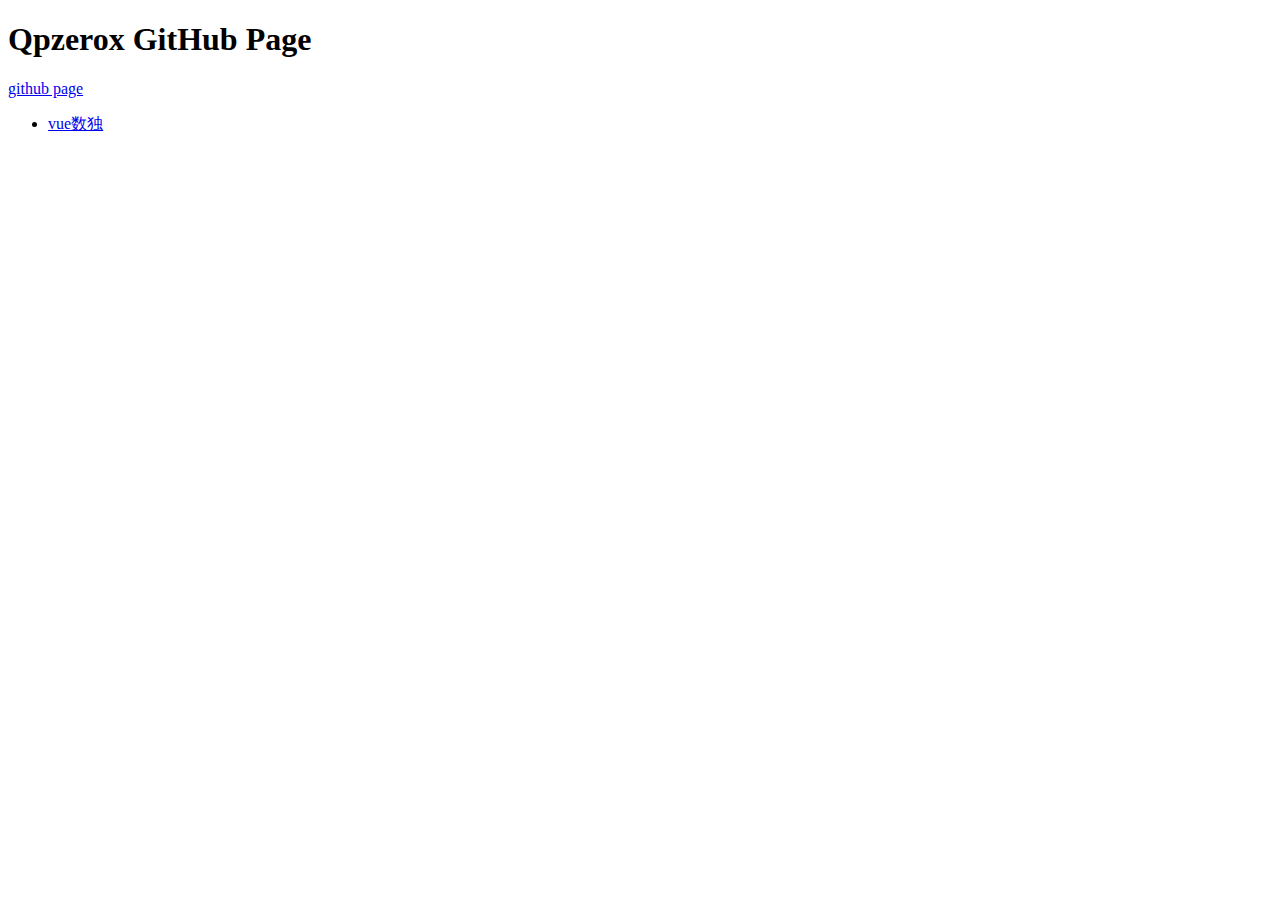
<file: index.html>
<!DOCTYPE html>
<html>
<body>
<h1>Qpzerox GitHub Page</h1>
<p><a href="https://github.com/qpzerox/qpzerox.github.io" taget="_blank">github page</a></p>
<ul>
	<li><a href="sudoku">vue数独</a></li>
</ul>
</body>
</html>
</file>
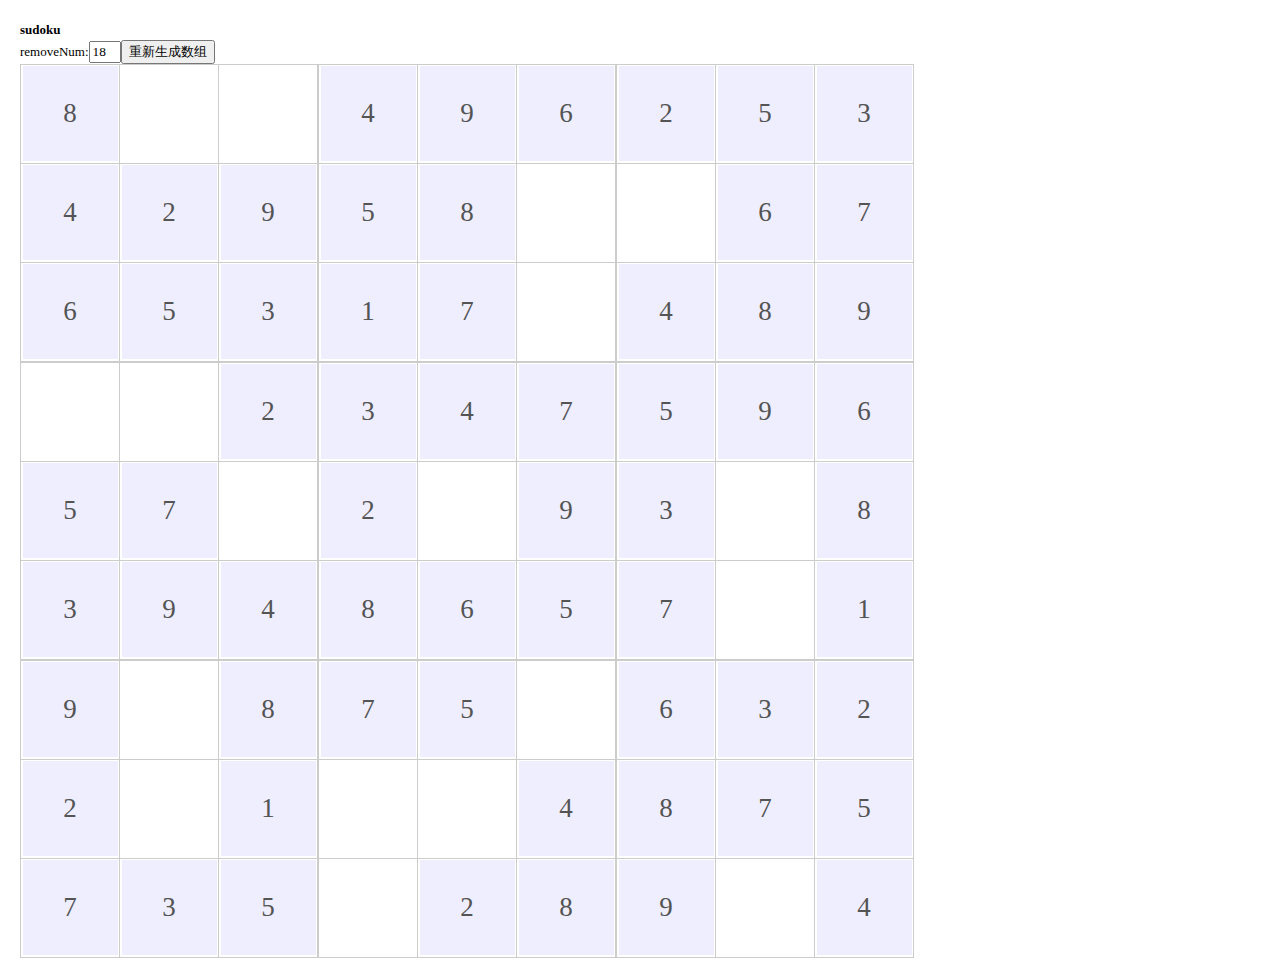
<file: sudoku/index.html>
<!DOCTYPE HTML>
<html lang="ja">
<head>
<meta charset="UTF-8">
<meta name="format-detection" content="telephone=no">
<meta http-equiv="X-UA-Compatible" content="IE=edge">
<meta name="description" content="">
<meta name="keywords" content="">
<title></title>
<link rel="stylesheet" type="text/css" href="css/common/layout.css">
<link rel="stylesheet" type="text/css" href="css/common/general.css">
<link rel="stylesheet" type="text/css" href="css/index.css">
<script src="js/head.js"></script>
<style>
	.wrapBox {
		padding: 20px;
	}
	.sudokuBox {
		width: 992px;
		display: flex;
		flex-wrap: wrap;
	}

	.sudokuBox div {
		margin: 0 -1px -1px 0;
		width: 100px;
		height: 100px;
		border: 1px solid #CCC;
		box-sizing: border-box;
		display: flex;
		align-items: center;
		justify-content: center;
	}
	.sudokuBox div input {
		margin: 0;
		padding: 0;
		border: none;
		width: 95px;
		height: 95px;
		text-align: center;
		font-size: 27px;
	}
	.sudokuBox div input:disabled {
		background: #eef;
	}
	.sudokuBox div input.error {
		background: red;
	}
	.sudokuBox div:nth-child(3n) {
		margin-right: 0;
	}
	.sudokuBox div:nth-child(27n) {
		margin-bottom: 0;
	}
</style>
</head>
<body>
<div id="container">
	<section id="main">
		<div class="wrapBox">
			<h2>sudoku</h2>
			<p>removeNum:<input type="text" v-model="hard" size="1"><button value="regenerate" @click="regenerate">重新生成数组</button></p>
			<div class="sudokuBox">
				<div v-for="cell in sudoList" v-bind:key="cell.id"><input :class="{error:cell.error}" :disabled="cell.disable" type="text" v-model="cell.num" maxlength="1" @input="validateNum(cell.id,cell.num)"></div>
			</div>
		</div>
	</section>
</div>
<script src="js/jquery.js"></script>
<script src="js/common.js"></script>
<script src="js/vue.js"></script>
<script src="js/lodash.min.js"></script>
<script>
	var vm = new Vue({
		el: '#container',
		data:{
			baseArr: [1,2,3,4,5,6,7,8,9],
			inputArr:[],
			hard:'18',
			sudoList: Array.apply(null,{length: 81}).map(function(curValue,index){
				return {
					id:index,
					num: '0',
					rowNum: Math.floor(index/9)+1,
					colNum: index%9+1,
					blockNum: 0,
					delArr:[],
					disable: true,
					error: false,
				};
			}),
		},
		created: function(){
			var start = new Date().getTime();
			var vm = this;
			this.sudoList.forEach(function(el,index){
				el.blockNum = vm.blockNum(el.rowNum,el.colNum);
			});
			this.generateSudo();
			this.removeNum();
			var end = new Date().getTime();
			console.log(end-start+'ms');
		},
		methods: {
			regenerate: function(){
				var vm = this;
				this.sudoList.forEach(function(el,index){
					el.num = 0;
					el.disable = true;
					el.error = false;
				});
				this.generateSudo();
				this.removeNum();
			},
			validateNum: function(id,value){  //验证数字
				if(!value.match(/[1-9]/g)){
					this.sudoList[id].num = '';
				}
				value = parseInt(value);
				if(value){
					if(this.selectableArr(id).indexOf(value) == -1){
						this.sudoList[id].error = true;
						this.inputArr = _.union(this.inputArr,[id]);  //添加数组并去重
					}else{
						this.sudoList[id].error = false;
						_.pull(this.inputArr,id);  //去除arr中和id相同的值
					}
				}else{
					this.sudoList[id].error = false;
					this.inputArr = _.union(this.inputArr,[id]);
				}
				//console.log(this.inputArr);
				if(this.inputArr.length==0){
					setTimeout(function(){
						alert('~恭喜完成数独~');
					},100);
				}
			},
			generateSudo: function(i){  //生成完整数独
				for(var i=0;i<this.sudoList.length;i++){
					if(this.sudoList[i].num == 0){
						this.sudoList[i].num = this.getNum(i);
						if(!this.sudoList[i].num){
							this.sudoList[i].num == 0;
							this.sudoList[i].delArr = [];
							i--;
							var backNum = this.sudoList[i].num;
							this.sudoList[i].num = 0;
							this.sudoList[i].delArr.push(backNum);
							i--;
						}
					}
				}
			},
			removeNum: function(){  //随机去掉数字
				var removeArr = _.sampleSize(this.sudoList,this.hard);  //随机取this.hard个值
				var vm = this;
				removeArr.forEach(function(value,i){
					vm.sudoList[value.id].num = '';
					vm.sudoList[value.id].disable = false;
					vm.inputArr.push(value.id);
				});
				//console.log(this.inputArr);
			},
			getNum: function(index){  //返回可输入的数字
				var getArr = this.selectableArr(index);
				if(getArr.length){
					var num = _.sample(getArr);  //随机取1个值
					return num;
				}else{
					return false;
				}
			},
			curRowArr: function(rowNum){  //返回当前行的数字数组
				var curRowArr = [];
				this.sudoList.forEach(function(el,index){
					if(el.num && el.rowNum == rowNum){
						curRowArr.push(el.num);
					}
				});
				curRowArr = _.uniq(curRowArr);  //去重
				//console.log(curRowArr);
				return curRowArr;
			},
			curColArr: function(colNum){  //返回当前列的数字数组
				var curColArr = [];
				this.sudoList.forEach(function(el,index){
					if(el.num && el.colNum == colNum){
						curColArr.push(el.num);
					}
				});
				curColArr = _.uniq(curColArr);
				//console.log(curColArr);
				return curColArr;
			},
			curBlockArr: function(blockNum){  //返回当前块的数字数组
				var curBlockArr = [];
				this.sudoList.forEach(function(el,index){
					if(el.num && el.blockNum == blockNum){
						curBlockArr.push(el.num);
					}
				});
				curBlockArr = _.uniq(curBlockArr);
				//console.log(curBlockArr);
				return curBlockArr;
			},
			selectableArr: function(index){  //返回当前位置可用的数字数组
				var row = this.sudoList[index].rowNum;
				var col = this.sudoList[index].colNum;
				var block = this.sudoList[index].blockNum;
				var delArr = this.sudoList[index].delArr;
				return _.difference(this.baseArr,this.curRowArr(row),this.curColArr(col),this.curBlockArr(block),delArr);  //排除
			},
			blockNum: function(rowNum,colNum){  //返回当前位置所属的块
				var num;
				this.sudoList.forEach(function(el,index){
					if(rowNum>6){
						if(colNum>6){
							num = 9;
						}else if(colNum>3){
							num = 8;
						}else{
							num = 7;
						}
					}else if(rowNum>3){
						if(colNum>6){
							num = 6;
						}else if(colNum>3){
							num = 5;
						}else{
							num = 4;
						}
					}else{
						if(colNum>6){
							num = 3;
						}else if(colNum>3){
							num = 2;
						}else{
							num = 1;
						}
					}
				});
				return num;
			}
		}
	});
</script>
</body>
</html>
</file>
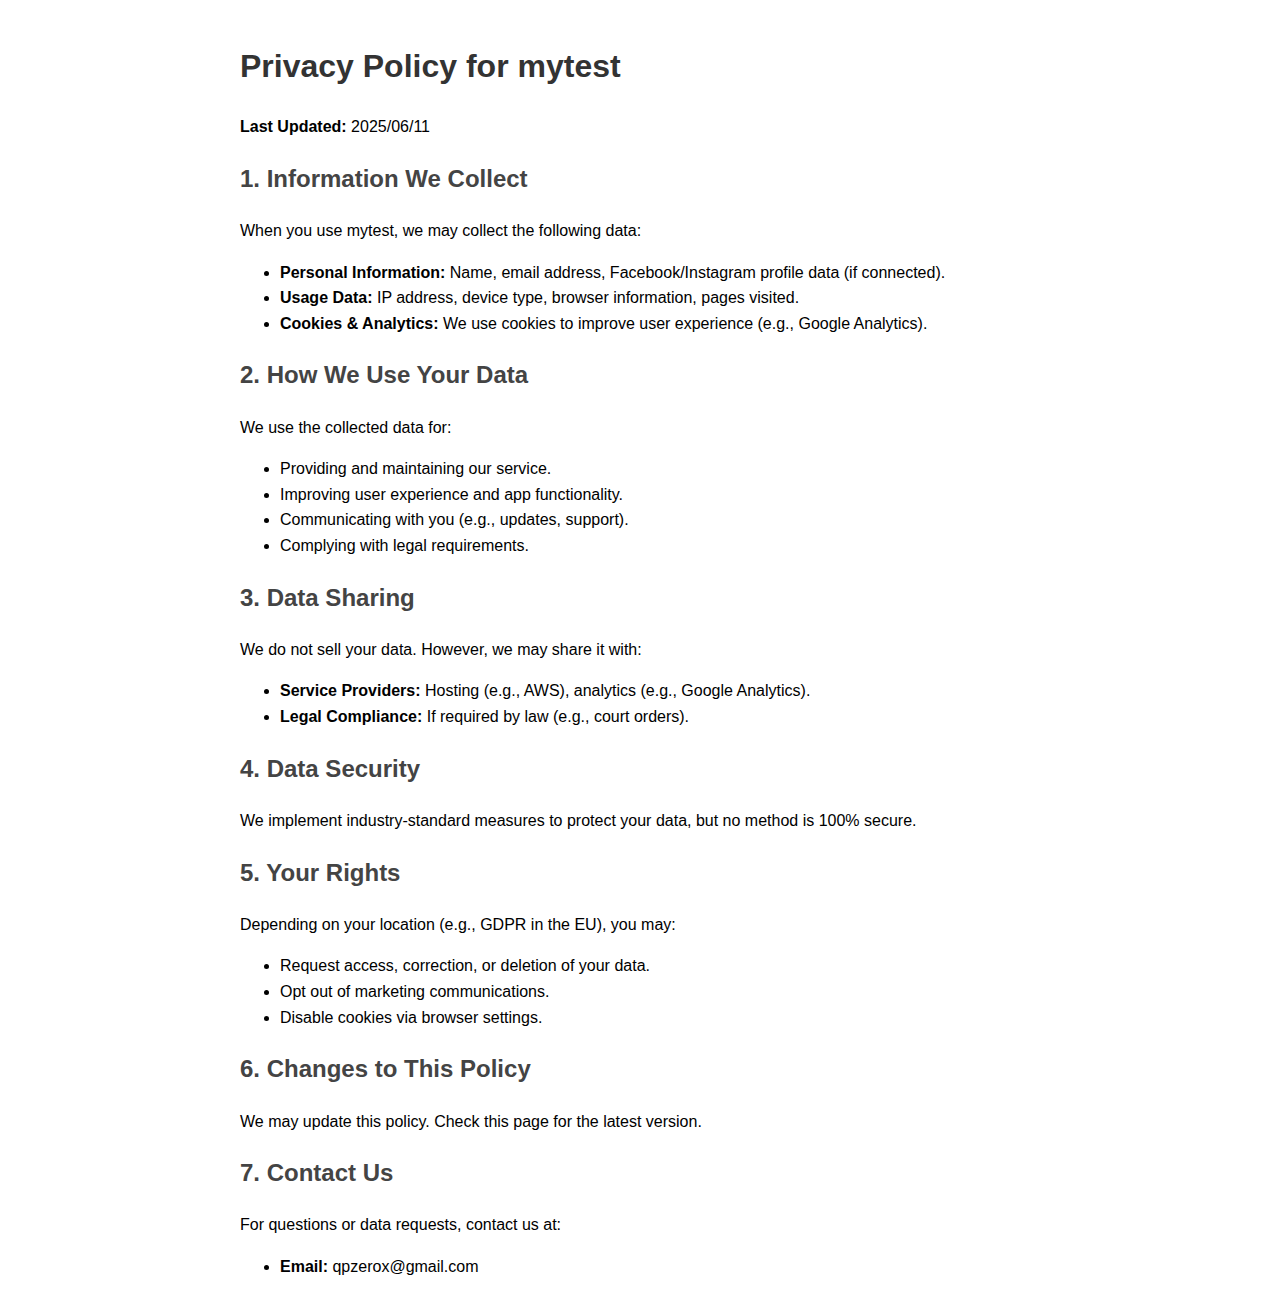
<file: privacy.html>
<!DOCTYPE html>
<html lang="en">
<head>
    <meta charset="UTF-8">
    <meta name="viewport" content="width=device-width, initial-scale=1.0">
    <title>Privacy Policy - mytest</title>
    <style>
        body { font-family: Arial, sans-serif; line-height: 1.6; max-width: 800px; margin: 0 auto; padding: 20px; }
        h1 { color: #333; }
        h2 { color: #444; margin-top: 20px; }
        p { margin-bottom: 15px; }
        ul { margin-bottom: 15px; }
    </style>
</head>
<body>
    <h1>Privacy Policy for mytest</h1>
    <p><strong>Last Updated:</strong> 2025/06/11</p>

    <h2>1. Information We Collect</h2>
    <p>When you use mytest, we may collect the following data:</p>
    <ul>
        <li><strong>Personal Information:</strong> Name, email address, Facebook/Instagram profile data (if connected).</li>
        <li><strong>Usage Data:</strong> IP address, device type, browser information, pages visited.</li>
        <li><strong>Cookies & Analytics:</strong> We use cookies to improve user experience (e.g., Google Analytics).</li>
    </ul>

    <h2>2. How We Use Your Data</h2>
    <p>We use the collected data for:</p>
    <ul>
        <li>Providing and maintaining our service.</li>
        <li>Improving user experience and app functionality.</li>
        <li>Communicating with you (e.g., updates, support).</li>
        <li>Complying with legal requirements.</li>
    </ul>

    <h2>3. Data Sharing</h2>
    <p>We do not sell your data. However, we may share it with:</p>
    <ul>
        <li><strong>Service Providers:</strong> Hosting (e.g., AWS), analytics (e.g., Google Analytics).</li>
        <li><strong>Legal Compliance:</strong> If required by law (e.g., court orders).</li>
    </ul>

    <h2>4. Data Security</h2>
    <p>We implement industry-standard measures to protect your data, but no method is 100% secure.</p>

    <h2>5. Your Rights</h2>
    <p>Depending on your location (e.g., GDPR in the EU), you may:</p>
    <ul>
        <li>Request access, correction, or deletion of your data.</li>
        <li>Opt out of marketing communications.</li>
        <li>Disable cookies via browser settings.</li>
    </ul>

    <h2>6. Changes to This Policy</h2>
    <p>We may update this policy. Check this page for the latest version.</p>

    <h2>7. Contact Us</h2>
    <p>For questions or data requests, contact us at:</p>
    <ul>
        <li><strong>Email:</strong> qpzerox@gmail.com</li>
        <!--<li><strong>Website:</strong> https://qpzerox.github.io/privacy.html</li> -->
    </ul>
</body>
</html>
</file>
<file: sudoku/css/common/layout.css>
@charset "utf-8";
/*------------------------------------------------------------
	デフォルトスタイル
------------------------------------------------------------*/
html, body, div, span, applet, object, iframe, h1, h2, h3, h4, h5, h6, p, blockquote, pre, a, abbr, acronym, address, big, cite, code, del, dfn, em, font, img, ins, kbd, q, s, samp, small, strike, strong, sub, sup, tt, var, b, u, i, center, dl, dt, dd, ol, ul, li, fieldset, form, label, legend, table, caption, tbody, tfoot, thead, tr, th, td {
	margin: 0;
	padding: 0;
	background: transparent;
	border: 0;
	outline: 0;
	font-size: 1em;
}

html {
	font-size: 62.5%;
}

body, table, input, textarea, select, option {
	font-family: " メイリオ", Meiryo, Osaka,"ヒラギノ角ゴ Pro W3", Hiragino Kaku Gothic Pro," ＭＳ Ｐゴシック", MS PGothic," sans-serif";
}

article, aside, canvas, details, figcaption, figure, footer, header, hgroup, menu, nav, section, summary {
	display: block;
}

ol, ul {
	list-style: none;
}

blockquote, q {
	quotes: none;
}

:focus {
	outline: 0;
}

ins {
	text-decoration: none;
}

del {
	text-decoration: line-through;
}

img {
	vertical-align: top;
	max-width: 100%;
}

a,
a:link {
	color: #040404;
	text-decoration: none;
}

a:visited {
	color: #040404;
}

a:hover {
	color: #040404;
}

a:active {
	color: #040404;
}

/*------------------------------------------------------------
	レイアウト
------------------------------------------------------------*/
body {
	min-width: 1280px;
	color: #000;
	font-size: 1.3rem;
	line-height: 1.5;
	text-size-adjust: none;
	-webkit-text-size-adjust: none;
	background-color: #FFF;
}

#container {
	text-align: left;
}

#main {
}

a[href^="tel:"] {
	cursor: default;
	pointer-events: none;
}

@media all and (min-width: 768px) {
	.sp {
		display: none !important;
	}
}

@media all and (max-width: 767px) {
	body {
		min-width: inherit;
		font-size: 1.2rem;
	}

	a:hover,
	a:hover img {
		opacity: 1 !important;
	}
	
	.pc {
		display: none !important;
	}
	
	a[href^="tel:"] {
		cursor: pointer;
		pointer-events: auto;
	}
	
}
/*------------------------------------------------------------
	ヘッダー
------------------------------------------------------------*/
#gHeader {
	background: #CCC;
}

@media all and (max-width: 767px) {
	#gHeader {
	}
}

/*------------------------------------------------------------
	gNavi
------------------------------------------------------------*/
#gNavi {
}

#gNavi li {
}

@media all and (max-width: 767px) {
}
/*------------------------------------------------------------
	パンクズリスト
------------------------------------------------------------*/
#pagePath {
}

#pagePath li {
	display: inline;
	color: #000;
	font-size: 1.2em;
}

#pagePath a {
}

@media all and (max-width: 767px) {
}
/*------------------------------------------------------------
	conts
------------------------------------------------------------*/
#conts {

}

@media all and (max-width: 767px) {
}
/*------------------------------------------------------------
	sideBar
------------------------------------------------------------*/
#sideBar {

}

@media all and (max-width: 767px) {
}
/*------------------------------------------------------------
	フッター
------------------------------------------------------------*/
#gFooter {
}

@media all and (max-width: 767px) {
}
</file>
<file: sudoku/css/common/general.css>
@charset "utf-8";
/*------------------------------------------------------------
	書式設定
------------------------------------------------------------*/
/* テキストの位置 */
.taLeft { text-align: left !important; }
.taCenter { text-align: center !important; }
.taRight { text-align: right !important; }

/* フォントの太さ */
.fwNormal { font-weight: normal !important; }
.fwBold { font-weight: bold !important; }

/*------------------------------------------------------------
	汎用スタイル
------------------------------------------------------------*/
	* html .clearfix {
		zoom: 1;
	}

	*+html .clearfix {
		zoom: 1;
	}

.clearfix:after {
	height: 0;
	visibility: hidden;
	content: ".";
	display: block;
	clear: both;
}

/*------------------------------------------------------------
	common
------------------------------------------------------------*/
@media all and (min-width: 768px) and (max-width: 1024px) {
}

@media all and (max-width: 767px) {
}
</file>
<file: sudoku/css/index.css>
@charset "utf-8";
/*------------------------------------------------------------
	トップページ
------------------------------------------------------------*/
@media all and (min-width: 768px) and (max-width: 1024px) {
}

@media all and (max-width: 767px) {
}
</file>
